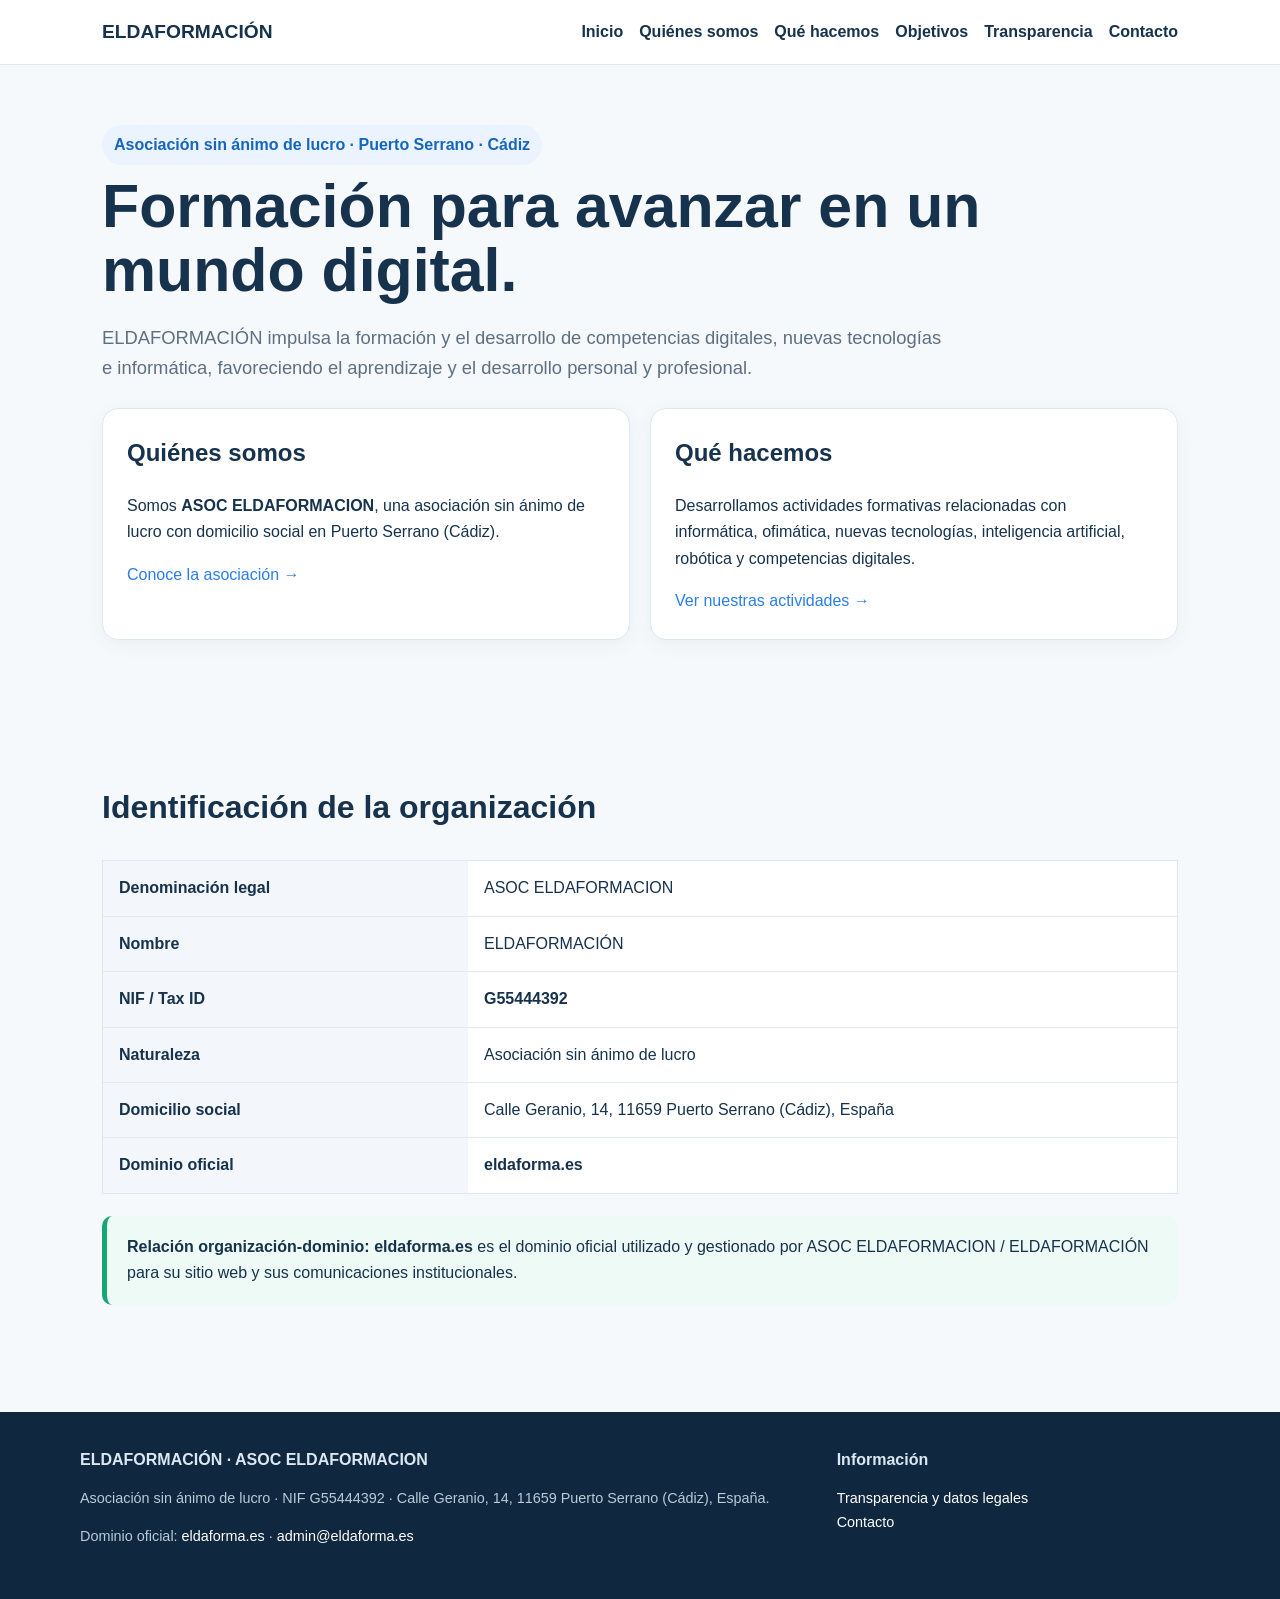
<file: index.html>
<!doctype html><html lang="es"><head><meta charset="utf-8"><meta name="viewport" content="width=device-width,initial-scale=1"><title>ELDAFORMACIÓN | Asociación sin ánimo de lucro</title><meta name="description" content="ELDAFORMACIÓN, asociación sin ánimo de lucro de Puerto Serrano (Cádiz). NIF G55444392."><link rel="canonical" href="https://eldaforma.es/"><link rel="stylesheet" href="styles.css"></head><body><header><div class="nav"><a class="brand" href="index.html">ELDAFORMACIÓN</a><nav><a href="index.html">Inicio</a><a href="quienes-somos.html">Quiénes somos</a><a href="que-hacemos.html">Qué hacemos</a><a href="objetivos.html">Objetivos</a><a href="transparencia.html">Transparencia</a><a href="contacto.html">Contacto</a></nav></div></header><main><section class="hero"><span class="badge">Asociación sin ánimo de lucro · Puerto Serrano · Cádiz</span><h1>Formación para avanzar en un mundo digital.</h1><p class="lead">ELDAFORMACIÓN impulsa la formación y el desarrollo de competencias digitales, nuevas tecnologías e informática, favoreciendo el aprendizaje y el desarrollo personal y profesional.</p><div class="grid two"><div class="card"><h2>Quiénes somos</h2><p>Somos <strong>ASOC ELDAFORMACION</strong>, una asociación sin ánimo de lucro con domicilio social en Puerto Serrano (Cádiz).</p><a href="quienes-somos.html">Conoce la asociación →</a></div><div class="card"><h2>Qué hacemos</h2><p>Desarrollamos actividades formativas relacionadas con informática, ofimática, nuevas tecnologías, inteligencia artificial, robótica y competencias digitales.</p><a href="que-hacemos.html">Ver nuestras actividades →</a></div></div></section><section class="section"><h2>Identificación de la organización</h2><table class="data"><tr><th>Denominación legal</th><td>ASOC ELDAFORMACION</td></tr><tr><th>Nombre</th><td>ELDAFORMACIÓN</td></tr><tr><th>NIF / Tax ID</th><td><strong>G55444392</strong></td></tr><tr><th>Naturaleza</th><td>Asociación sin ánimo de lucro</td></tr><tr><th>Domicilio social</th><td>Calle Geranio, 14, 11659 Puerto Serrano (Cádiz), España</td></tr><tr><th>Dominio oficial</th><td><strong>eldaforma.es</strong></td></tr></table><div class="notice"><strong>Relación organización-dominio:</strong> <strong>eldaforma.es</strong> es el dominio oficial utilizado y gestionado por ASOC ELDAFORMACION / ELDAFORMACIÓN para su sitio web y sus comunicaciones institucionales.</div></section></main><footer><div class="footer-inner"><div><strong>ELDAFORMACIÓN · ASOC ELDAFORMACION</strong><p class="small">Asociación sin ánimo de lucro · NIF G55444392 · Calle Geranio, 14, 11659 Puerto Serrano (Cádiz), España.</p><p class="small">Dominio oficial: <a href="https://eldaforma.es">eldaforma.es</a> · <a href="mailto:admin@eldaforma.es">admin@eldaforma.es</a></p></div><div><strong>Información</strong><p class="small"><a href="transparencia.html">Transparencia y datos legales</a><br><a href="contacto.html">Contacto</a></p></div></div></footer></body></html>
</file>
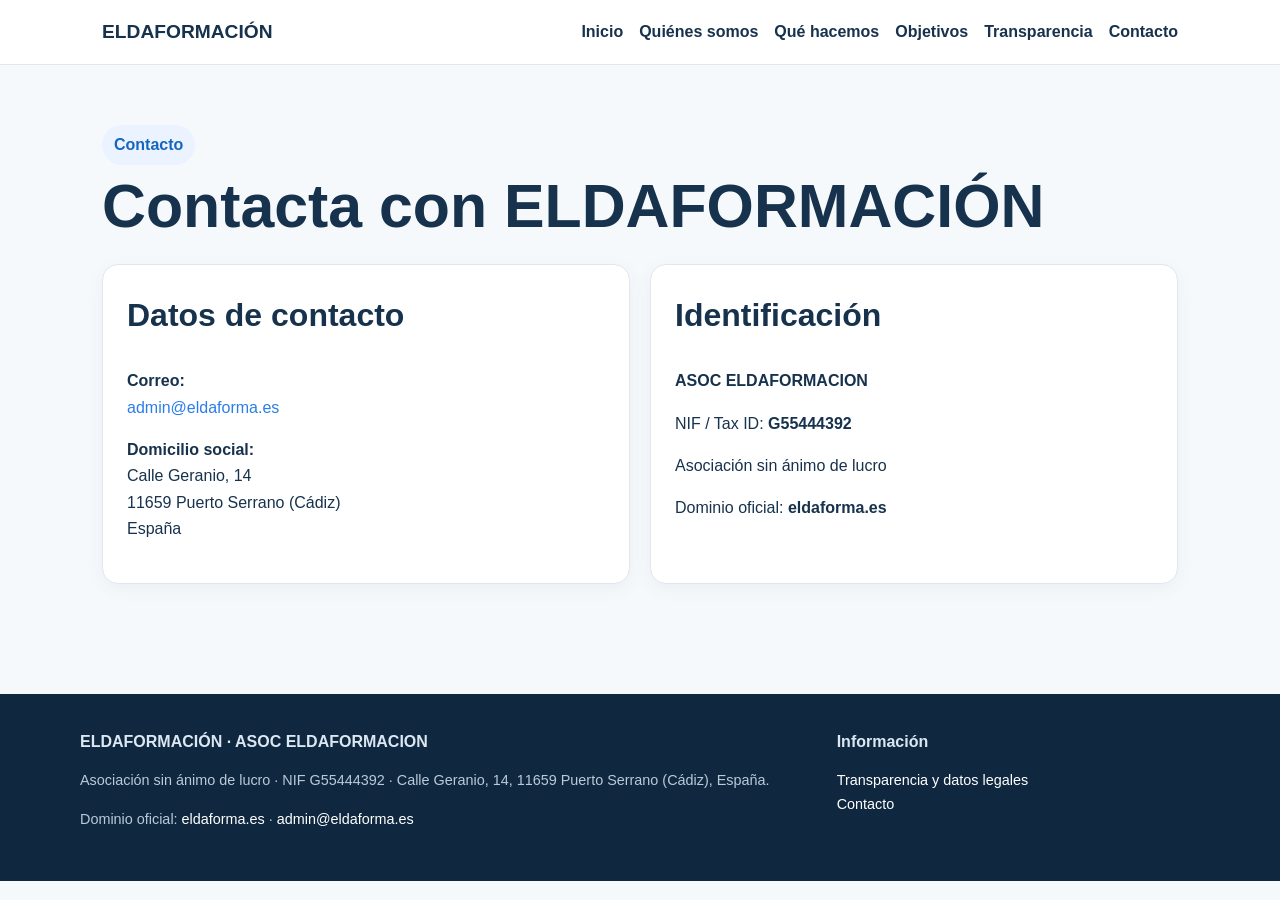
<file: contacto.html>
<!doctype html><html lang="es"><head><meta charset="utf-8"><meta name="viewport" content="width=device-width,initial-scale=1"><title>Contacto | ELDAFORMACIÓN</title><meta name="description" content="ELDAFORMACIÓN, asociación sin ánimo de lucro de Puerto Serrano (Cádiz). NIF G55444392."><link rel="canonical" href="https://eldaforma.es/contacto.html"><link rel="stylesheet" href="styles.css"></head><body><header><div class="nav"><a class="brand" href="index.html">ELDAFORMACIÓN</a><nav><a href="index.html">Inicio</a><a href="quienes-somos.html">Quiénes somos</a><a href="que-hacemos.html">Qué hacemos</a><a href="objetivos.html">Objetivos</a><a href="transparencia.html">Transparencia</a><a href="contacto.html">Contacto</a></nav></div></header><main><section class="section"><span class="badge">Contacto</span><h1>Contacta con ELDAFORMACIÓN</h1><div class="grid two"><div class="card"><h2>Datos de contacto</h2><p><strong>Correo:</strong><br><a href="mailto:admin@eldaforma.es">admin@eldaforma.es</a></p><p><strong>Domicilio social:</strong><br>Calle Geranio, 14<br>11659 Puerto Serrano (Cádiz)<br>España</p></div><div class="card"><h2>Identificación</h2><p><strong>ASOC ELDAFORMACION</strong></p><p>NIF / Tax ID: <strong>G55444392</strong></p><p>Asociación sin ánimo de lucro</p><p>Dominio oficial: <strong>eldaforma.es</strong></p></div></div></section></main><footer><div class="footer-inner"><div><strong>ELDAFORMACIÓN · ASOC ELDAFORMACION</strong><p class="small">Asociación sin ánimo de lucro · NIF G55444392 · Calle Geranio, 14, 11659 Puerto Serrano (Cádiz), España.</p><p class="small">Dominio oficial: <a href="https://eldaforma.es">eldaforma.es</a> · <a href="mailto:admin@eldaforma.es">admin@eldaforma.es</a></p></div><div><strong>Información</strong><p class="small"><a href="transparencia.html">Transparencia y datos legales</a><br><a href="contacto.html">Contacto</a></p></div></div></footer></body></html>
</file>
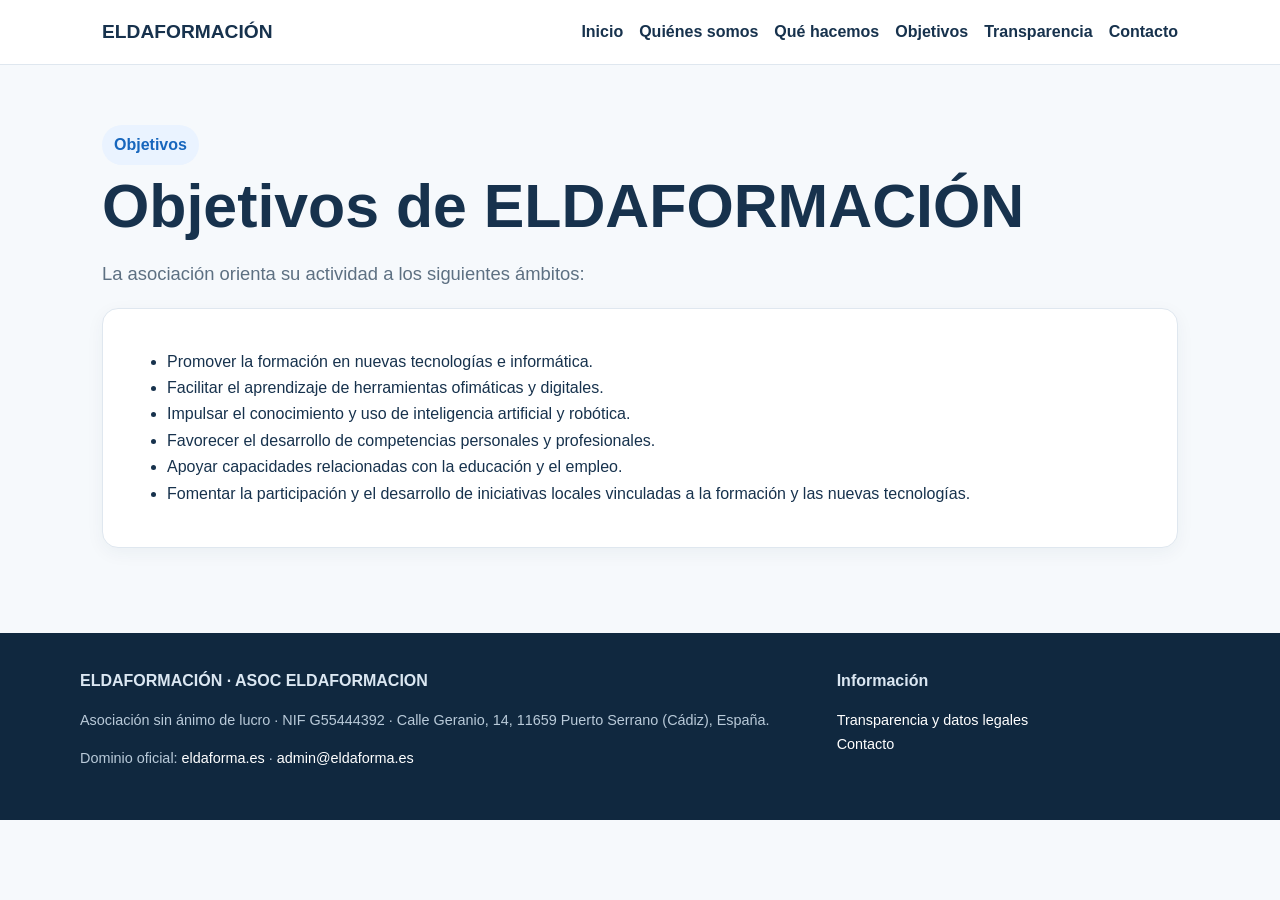
<file: objetivos.html>
<!doctype html><html lang="es"><head><meta charset="utf-8"><meta name="viewport" content="width=device-width,initial-scale=1"><title>Objetivos | ELDAFORMACIÓN</title><meta name="description" content="ELDAFORMACIÓN, asociación sin ánimo de lucro de Puerto Serrano (Cádiz). NIF G55444392."><link rel="canonical" href="https://eldaforma.es/objetivos.html"><link rel="stylesheet" href="styles.css"></head><body><header><div class="nav"><a class="brand" href="index.html">ELDAFORMACIÓN</a><nav><a href="index.html">Inicio</a><a href="quienes-somos.html">Quiénes somos</a><a href="que-hacemos.html">Qué hacemos</a><a href="objetivos.html">Objetivos</a><a href="transparencia.html">Transparencia</a><a href="contacto.html">Contacto</a></nav></div></header><main><section class="section"><span class="badge">Objetivos</span><h1>Objetivos de ELDAFORMACIÓN</h1><p class="lead">La asociación orienta su actividad a los siguientes ámbitos:</p><div class="card"><ul><li>Promover la formación en nuevas tecnologías e informática.</li><li>Facilitar el aprendizaje de herramientas ofimáticas y digitales.</li><li>Impulsar el conocimiento y uso de inteligencia artificial y robótica.</li><li>Favorecer el desarrollo de competencias personales y profesionales.</li><li>Apoyar capacidades relacionadas con la educación y el empleo.</li><li>Fomentar la participación y el desarrollo de iniciativas locales vinculadas a la formación y las nuevas tecnologías.</li></ul></div></section></main><footer><div class="footer-inner"><div><strong>ELDAFORMACIÓN · ASOC ELDAFORMACION</strong><p class="small">Asociación sin ánimo de lucro · NIF G55444392 · Calle Geranio, 14, 11659 Puerto Serrano (Cádiz), España.</p><p class="small">Dominio oficial: <a href="https://eldaforma.es">eldaforma.es</a> · <a href="mailto:admin@eldaforma.es">admin@eldaforma.es</a></p></div><div><strong>Información</strong><p class="small"><a href="transparencia.html">Transparencia y datos legales</a><br><a href="contacto.html">Contacto</a></p></div></div></footer></body></html>
</file>
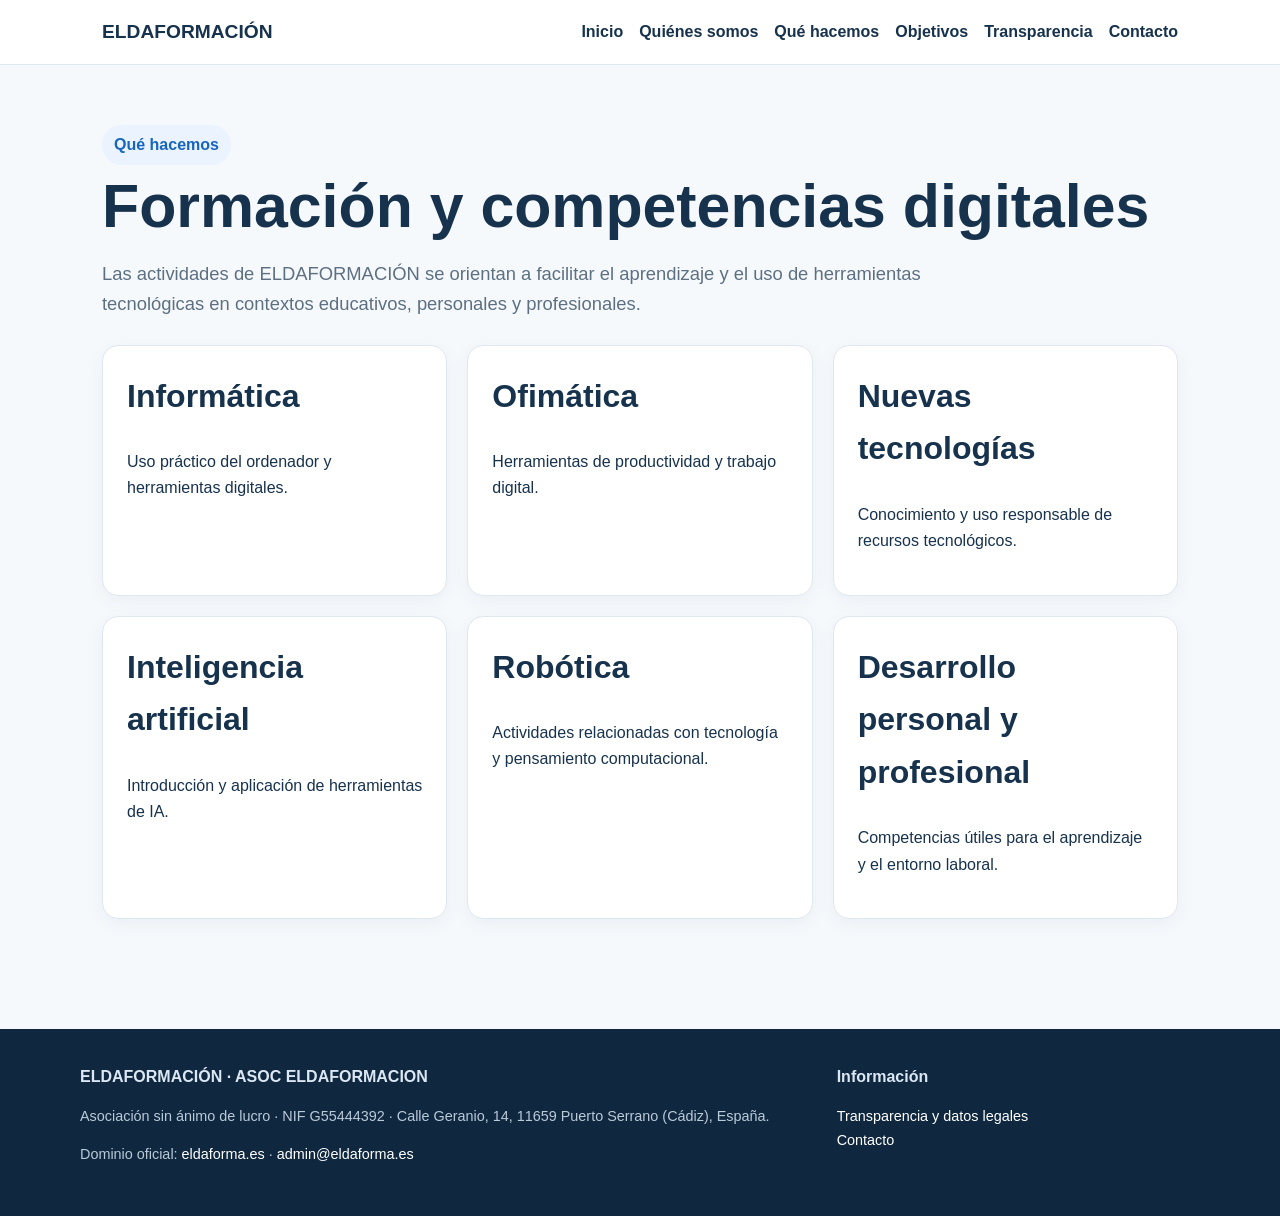
<file: que-hacemos.html>
<!doctype html><html lang="es"><head><meta charset="utf-8"><meta name="viewport" content="width=device-width,initial-scale=1"><title>Qué hacemos | ELDAFORMACIÓN</title><meta name="description" content="ELDAFORMACIÓN, asociación sin ánimo de lucro de Puerto Serrano (Cádiz). NIF G55444392."><link rel="canonical" href="https://eldaforma.es/que-hacemos.html"><link rel="stylesheet" href="styles.css"></head><body><header><div class="nav"><a class="brand" href="index.html">ELDAFORMACIÓN</a><nav><a href="index.html">Inicio</a><a href="quienes-somos.html">Quiénes somos</a><a href="que-hacemos.html">Qué hacemos</a><a href="objetivos.html">Objetivos</a><a href="transparencia.html">Transparencia</a><a href="contacto.html">Contacto</a></nav></div></header><main><section class="section"><span class="badge">Qué hacemos</span><h1>Formación y competencias digitales</h1><p class="lead">Las actividades de ELDAFORMACIÓN se orientan a facilitar el aprendizaje y el uso de herramientas tecnológicas en contextos educativos, personales y profesionales.</p><div class="grid"><div class="card"><h2>Informática</h2><p>Uso práctico del ordenador y herramientas digitales.</p></div><div class="card"><h2>Ofimática</h2><p>Herramientas de productividad y trabajo digital.</p></div><div class="card"><h2>Nuevas tecnologías</h2><p>Conocimiento y uso responsable de recursos tecnológicos.</p></div><div class="card"><h2>Inteligencia artificial</h2><p>Introducción y aplicación de herramientas de IA.</p></div><div class="card"><h2>Robótica</h2><p>Actividades relacionadas con tecnología y pensamiento computacional.</p></div><div class="card"><h2>Desarrollo personal y profesional</h2><p>Competencias útiles para el aprendizaje y el entorno laboral.</p></div></div></section></main><footer><div class="footer-inner"><div><strong>ELDAFORMACIÓN · ASOC ELDAFORMACION</strong><p class="small">Asociación sin ánimo de lucro · NIF G55444392 · Calle Geranio, 14, 11659 Puerto Serrano (Cádiz), España.</p><p class="small">Dominio oficial: <a href="https://eldaforma.es">eldaforma.es</a> · <a href="mailto:admin@eldaforma.es">admin@eldaforma.es</a></p></div><div><strong>Información</strong><p class="small"><a href="transparencia.html">Transparencia y datos legales</a><br><a href="contacto.html">Contacto</a></p></div></div></footer></body></html>
</file>
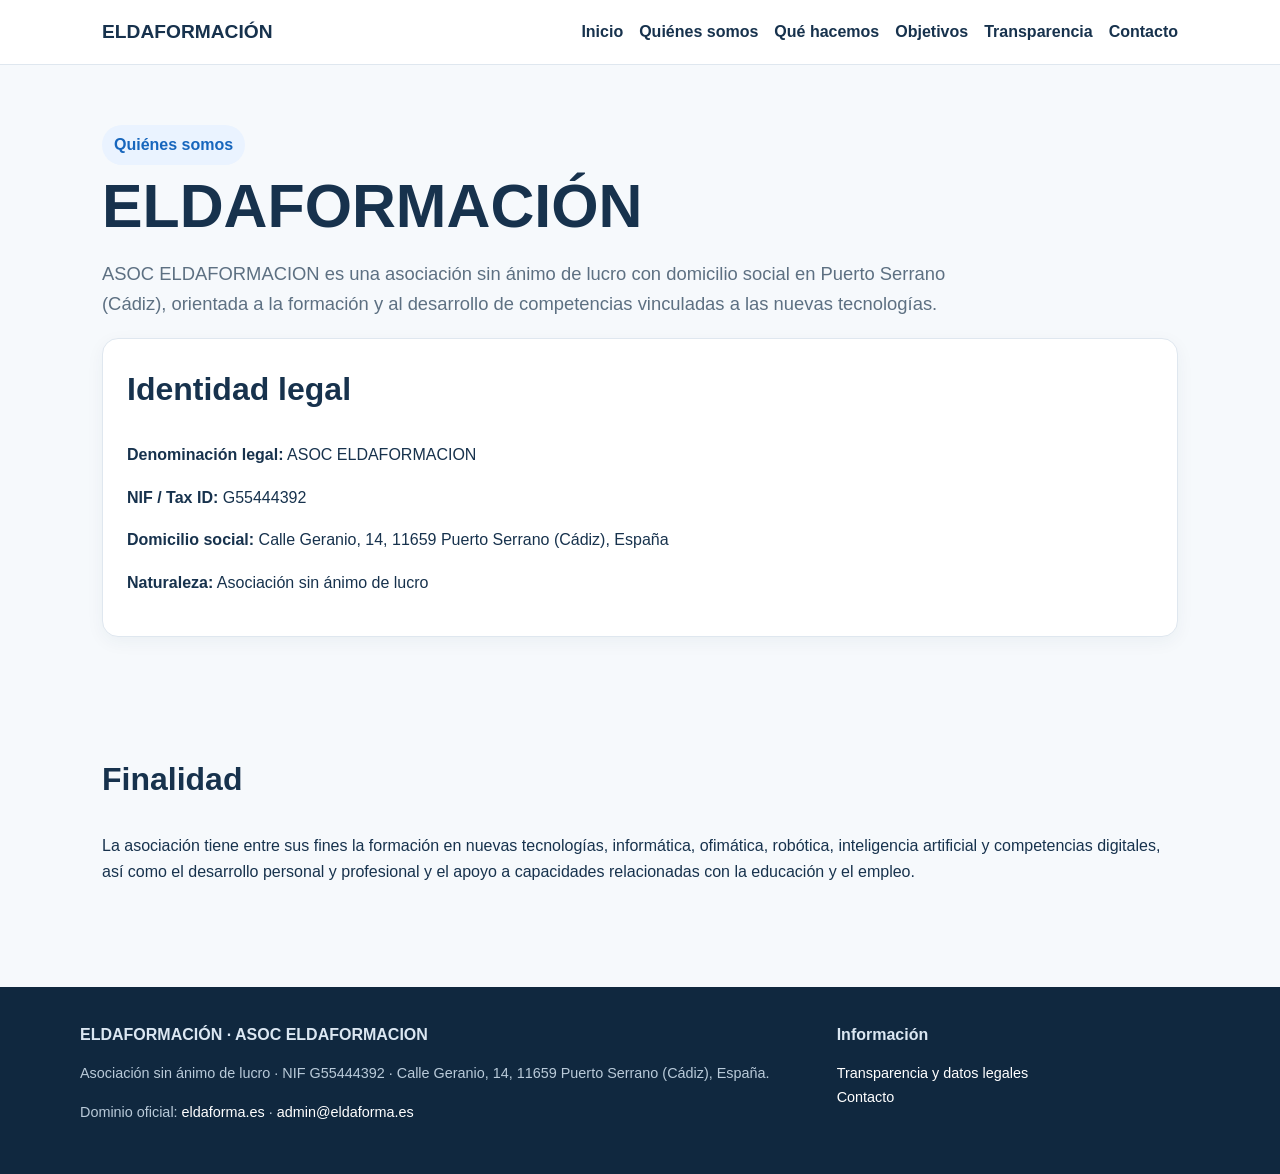
<file: quienes-somos.html>
<!doctype html><html lang="es"><head><meta charset="utf-8"><meta name="viewport" content="width=device-width,initial-scale=1"><title>Quiénes somos | ELDAFORMACIÓN</title><meta name="description" content="ELDAFORMACIÓN, asociación sin ánimo de lucro de Puerto Serrano (Cádiz). NIF G55444392."><link rel="canonical" href="https://eldaforma.es/quienes-somos.html"><link rel="stylesheet" href="styles.css"></head><body><header><div class="nav"><a class="brand" href="index.html">ELDAFORMACIÓN</a><nav><a href="index.html">Inicio</a><a href="quienes-somos.html">Quiénes somos</a><a href="que-hacemos.html">Qué hacemos</a><a href="objetivos.html">Objetivos</a><a href="transparencia.html">Transparencia</a><a href="contacto.html">Contacto</a></nav></div></header><main><section class="section"><span class="badge">Quiénes somos</span><h1>ELDAFORMACIÓN</h1><p class="lead">ASOC ELDAFORMACION es una asociación sin ánimo de lucro con domicilio social en Puerto Serrano (Cádiz), orientada a la formación y al desarrollo de competencias vinculadas a las nuevas tecnologías.</p><div class="card"><h2>Identidad legal</h2><p><strong>Denominación legal:</strong> ASOC ELDAFORMACION</p><p><strong>NIF / Tax ID:</strong> G55444392</p><p><strong>Domicilio social:</strong> Calle Geranio, 14, 11659 Puerto Serrano (Cádiz), España</p><p><strong>Naturaleza:</strong> Asociación sin ánimo de lucro</p></div></section><section class="section"><h2>Finalidad</h2><p>La asociación tiene entre sus fines la formación en nuevas tecnologías, informática, ofimática, robótica, inteligencia artificial y competencias digitales, así como el desarrollo personal y profesional y el apoyo a capacidades relacionadas con la educación y el empleo.</p></section></main><footer><div class="footer-inner"><div><strong>ELDAFORMACIÓN · ASOC ELDAFORMACION</strong><p class="small">Asociación sin ánimo de lucro · NIF G55444392 · Calle Geranio, 14, 11659 Puerto Serrano (Cádiz), España.</p><p class="small">Dominio oficial: <a href="https://eldaforma.es">eldaforma.es</a> · <a href="mailto:admin@eldaforma.es">admin@eldaforma.es</a></p></div><div><strong>Información</strong><p class="small"><a href="transparencia.html">Transparencia y datos legales</a><br><a href="contacto.html">Contacto</a></p></div></div></footer></body></html>
</file>
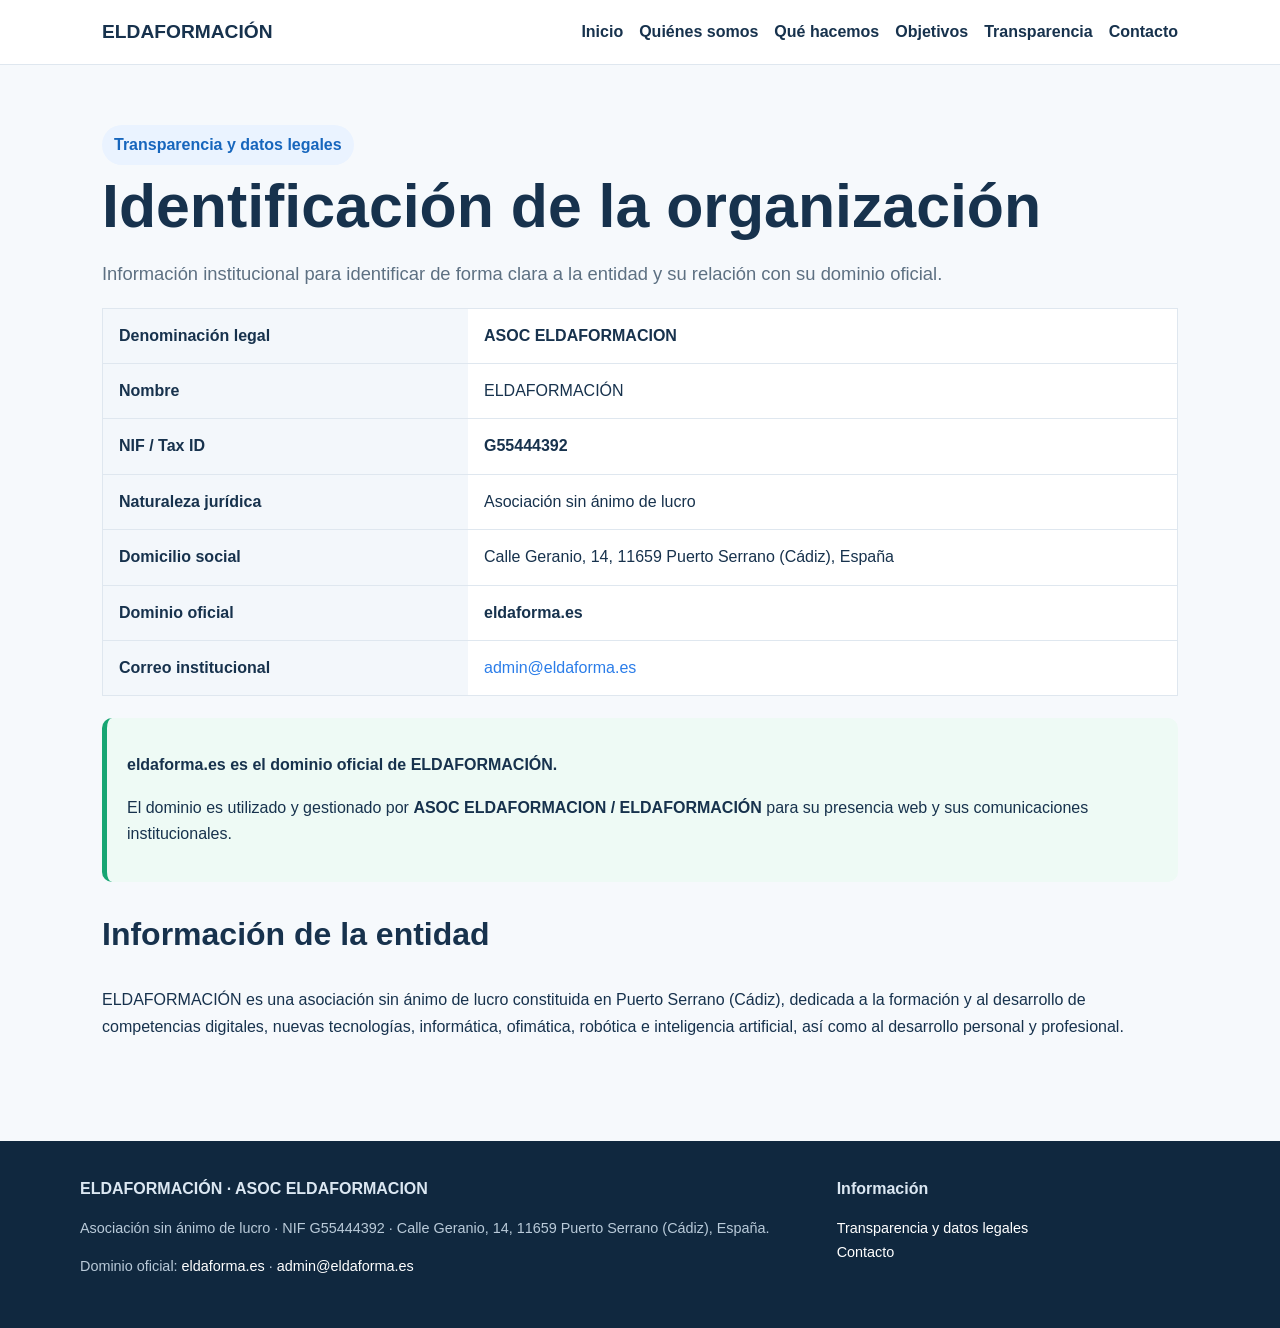
<file: transparencia.html>
<!doctype html><html lang="es"><head><meta charset="utf-8"><meta name="viewport" content="width=device-width,initial-scale=1"><title>Transparencia y datos legales | ELDAFORMACIÓN</title><meta name="description" content="ELDAFORMACIÓN, asociación sin ánimo de lucro de Puerto Serrano (Cádiz). NIF G55444392."><link rel="canonical" href="https://eldaforma.es/transparencia.html"><link rel="stylesheet" href="styles.css"></head><body><header><div class="nav"><a class="brand" href="index.html">ELDAFORMACIÓN</a><nav><a href="index.html">Inicio</a><a href="quienes-somos.html">Quiénes somos</a><a href="que-hacemos.html">Qué hacemos</a><a href="objetivos.html">Objetivos</a><a href="transparencia.html">Transparencia</a><a href="contacto.html">Contacto</a></nav></div></header><main><section class="section"><span class="badge">Transparencia y datos legales</span><h1>Identificación de la organización</h1><p class="lead">Información institucional para identificar de forma clara a la entidad y su relación con su dominio oficial.</p><table class="data"><tr><th>Denominación legal</th><td><strong>ASOC ELDAFORMACION</strong></td></tr><tr><th>Nombre</th><td>ELDAFORMACIÓN</td></tr><tr><th>NIF / Tax ID</th><td><strong>G55444392</strong></td></tr><tr><th>Naturaleza jurídica</th><td>Asociación sin ánimo de lucro</td></tr><tr><th>Domicilio social</th><td>Calle Geranio, 14, 11659 Puerto Serrano (Cádiz), España</td></tr><tr><th>Dominio oficial</th><td><strong>eldaforma.es</strong></td></tr><tr><th>Correo institucional</th><td><a href="mailto:admin@eldaforma.es">admin@eldaforma.es</a></td></tr></table><div class="notice"><p><strong>eldaforma.es es el dominio oficial de ELDAFORMACIÓN.</strong></p><p>El dominio es utilizado y gestionado por <strong>ASOC ELDAFORMACION / ELDAFORMACIÓN</strong> para su presencia web y sus comunicaciones institucionales.</p></div><h2>Información de la entidad</h2><p>ELDAFORMACIÓN es una asociación sin ánimo de lucro constituida en Puerto Serrano (Cádiz), dedicada a la formación y al desarrollo de competencias digitales, nuevas tecnologías, informática, ofimática, robótica e inteligencia artificial, así como al desarrollo personal y profesional.</p></section></main><footer><div class="footer-inner"><div><strong>ELDAFORMACIÓN · ASOC ELDAFORMACION</strong><p class="small">Asociación sin ánimo de lucro · NIF G55444392 · Calle Geranio, 14, 11659 Puerto Serrano (Cádiz), España.</p><p class="small">Dominio oficial: <a href="https://eldaforma.es">eldaforma.es</a> · <a href="mailto:admin@eldaforma.es">admin@eldaforma.es</a></p></div><div><strong>Información</strong><p class="small"><a href="transparencia.html">Transparencia y datos legales</a><br><a href="contacto.html">Contacto</a></p></div></div></footer></body></html>
</file>
<file: styles.css>
*{box-sizing:border-box}body{margin:0;font-family:Arial,Helvetica,sans-serif;color:#17324d;background:#f6f9fc;line-height:1.65}a{color:#2b7de9;text-decoration:none}a:hover{text-decoration:underline}header{background:#fff;border-bottom:1px solid #dfe7ef;position:sticky;top:0;z-index:10}.nav{max-width:1120px;margin:auto;padding:16px 22px;display:flex;align-items:center;justify-content:space-between;gap:20px}.brand{font-weight:800;font-size:1.2rem;color:#17324d}nav{display:flex;gap:16px;flex-wrap:wrap}nav a{font-weight:600;color:#17324d}main{max-width:1120px;margin:auto;padding:0 22px 55px}.hero,.section{padding:60px 0 30px}.hero h1,.section h1{font-size:clamp(2.2rem,5vw,3.8rem);line-height:1.05;margin:10px 0 20px}.section h2{font-size:2rem}.lead{font-size:1.15rem;color:#5d7082;max-width:850px}.badge{display:inline-block;padding:7px 12px;border-radius:999px;background:#eaf3ff;color:#1766bd;font-weight:700}.grid{display:grid;grid-template-columns:repeat(3,1fr);gap:20px;margin:25px 0}.grid.two{grid-template-columns:repeat(2,1fr)}.card{background:#fff;border:1px solid #dfe7ef;border-radius:16px;padding:24px;box-shadow:0 5px 18px rgba(23,50,77,.05)}.card h2,.card h3{margin-top:0}.data{width:100%;border-collapse:collapse;background:#fff;border:1px solid #dfe7ef}.data th,.data td{padding:14px 16px;border-bottom:1px solid #dfe7ef;text-align:left;vertical-align:top}.data th{width:34%;background:#f3f7fb}.notice{border-left:5px solid #17a673;background:#eefaf5;padding:18px 20px;border-radius:10px;margin:22px 0}footer{background:#10283f;color:#dbe7f2;padding:35px 22px}.footer-inner{max-width:1120px;margin:auto;display:grid;grid-template-columns:2fr 1fr;gap:30px}.small{font-size:.9rem;color:#b9cad9}footer a{color:#fff}@media(max-width:800px){.nav{align-items:flex-start;flex-direction:column}.grid,.grid.two{grid-template-columns:1fr}.hero,.section{padding-top:42px}.footer-inner{grid-template-columns:1fr}}
</file>
